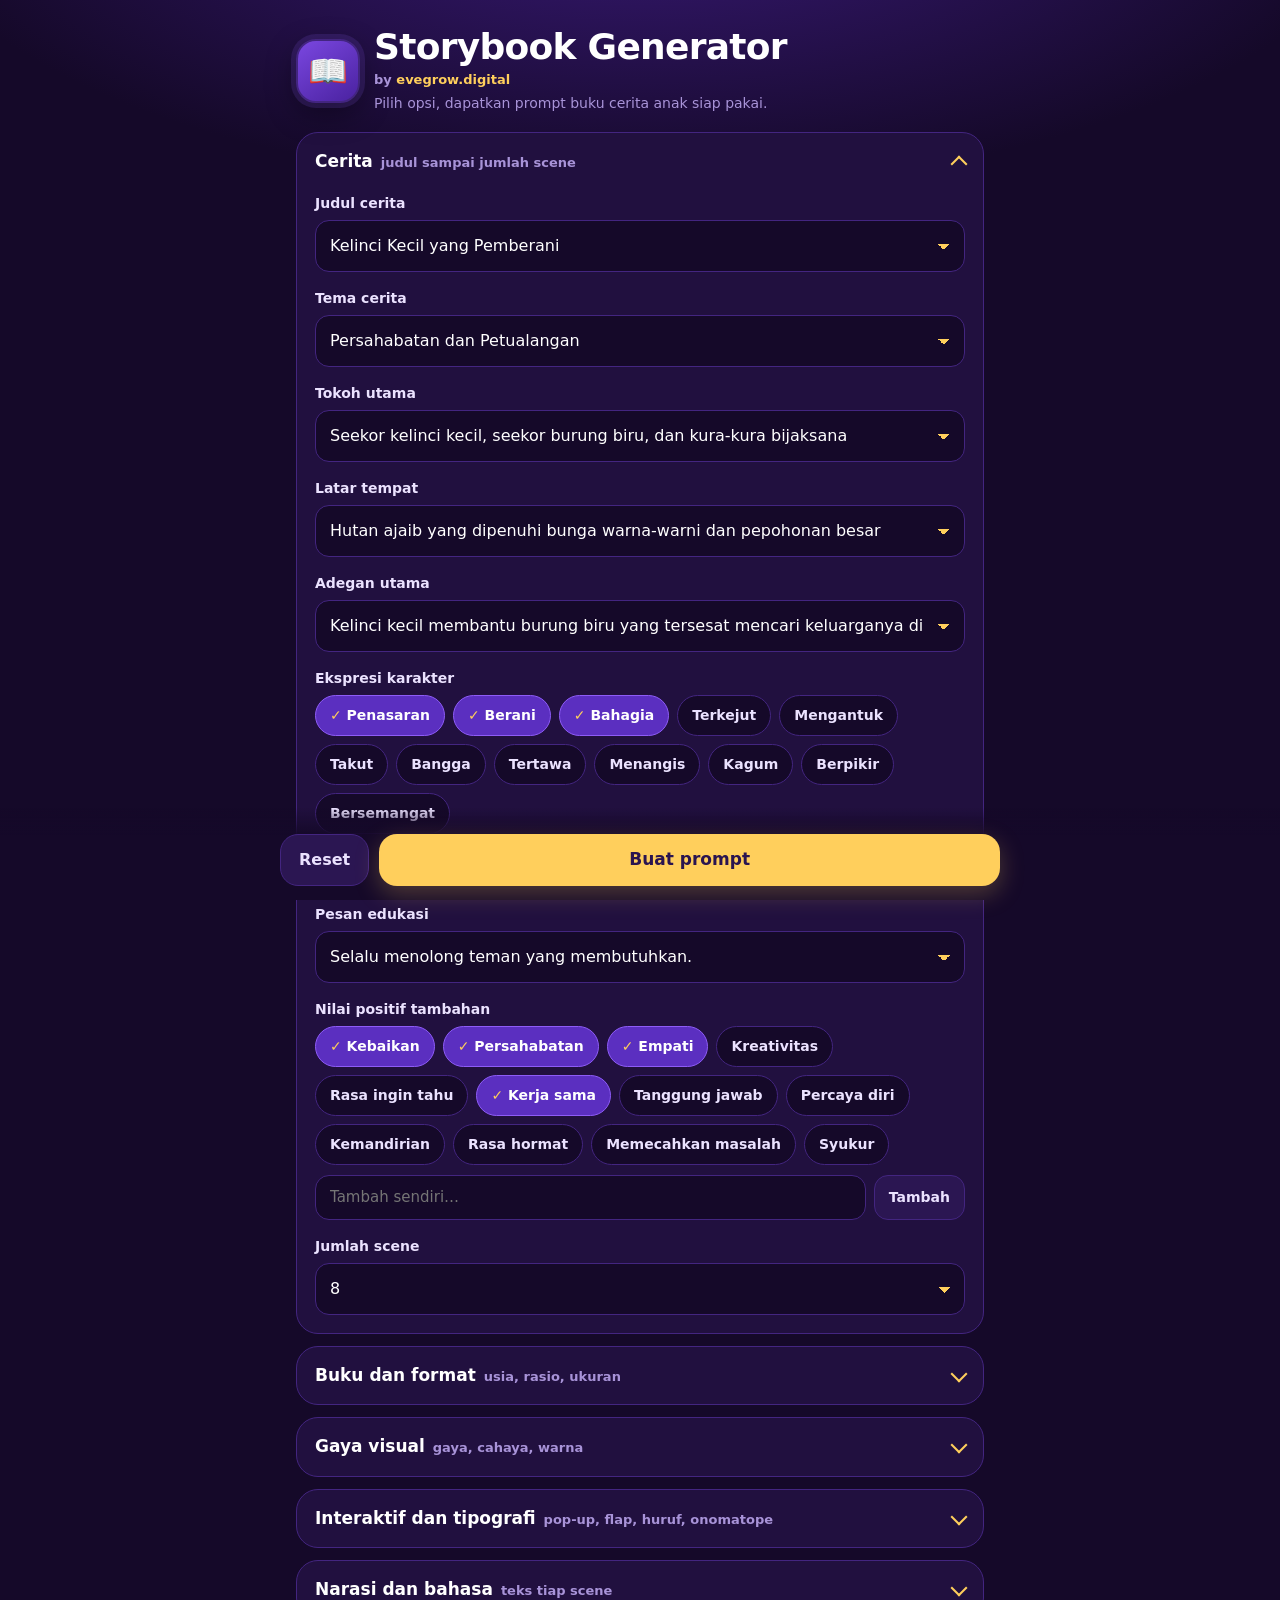
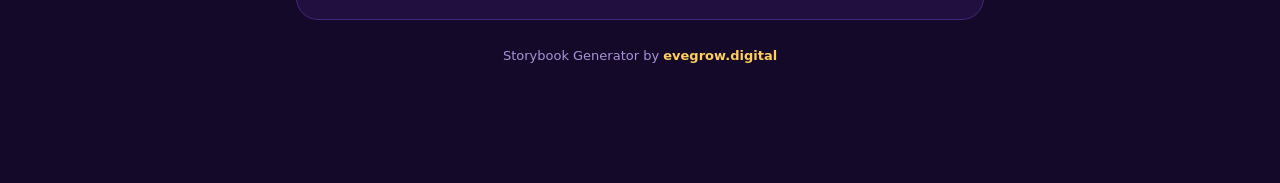
<file: index.html>
<!DOCTYPE html>
<html lang="id">
<head>
<meta charset="UTF-8">
<meta name="viewport" content="width=device-width, initial-scale=1">
<title>Storybook Generator</title>
<link rel="stylesheet" href="style.css?v=6">
</head>
<body>
<div class="bar"><div class="in">
  <button class="btn ghost" id="resetBtn" type="button">Reset</button>
  <button class="btn gold" id="buildBtn" type="button">Buat prompt</button>
</div></div>
<div class="toast" id="toast">Tersalin</div>
<div class="wrap">
  <header>
    <div class="logo" role="img" aria-label="Storybook Generator">📖</div>
    <div>
      <h1>Storybook Generator</h1>
      <p class="by">by <strong>evegrow.digital</strong></p>
      <p class="tag">Pilih opsi, dapatkan prompt buku cerita anak siap pakai.</p>
    </div>
  </header>

  <form id="form" onsubmit="return false"></form>

  <section id="out" class="hidden" aria-live="polite">
    <div class="card">
      <h2>Prompt master</h2>
      <p class="status">ChatGPT terbuka otomatis dengan prompt terisi. Tinggal tekan kirim. Jika tab tidak terbuka, pakai tombol Buka ChatGPT.</p>
      <div class="row">
        <a class="btn gold sm" id="openGpt" href="https://chatgpt.com/" target="_blank" rel="noopener" style="text-decoration:none;display:inline-flex;align-items:center">Buka ChatGPT</a>
        <button class="btn ghost sm" id="copyMaster">Salin prompt</button>
        <button class="btn ghost sm" id="dlMaster">Unduh .txt</button>
      </div>
      <pre class="prompt" id="masterText"></pre>
    </div>

    <div class="card">
      <h2>Prompt per scene</h2>
      <p class="status">Claude menulis prompt cover (tanpa narasi) dan prompt + narasi untuk tiap scene.</p>
      <div class="row">
        <button class="btn gold sm" id="genScenes">Buat prompt semua scene</button>
        <button class="btn ghost sm hidden" id="copyAll">Salin semua</button>
      </div>
      <div class="progress hidden" id="prog"><i></i></div>
      <div class="status" id="genStatus"></div>
    </div>
    <div id="scenes"></div>
  </section>

  <p class="foot">Storybook Generator by <strong>evegrow.digital</strong></p>
</div>
<script src="data.js?v=6"></script>
<script src="builder.js?v=6"></script>
<script src="app.js?v=6"></script>
</body>
                                           </html>
</file>
<file: style.css>
:root{
  --bg:#150929; --panel:#21103f; --panel2:#2b1652; --line:#432580;
  --violet:#8e5cf7; --violet-d:#5b2fc0; --lav:#ebe2ff; --mute:#a893d8; --gold:#ffcf5c; --gold-d:#e8aa1f;
  --ok:#7ee0a8; --err:#ff8d9b;
  color-scheme: dark;
}
*{box-sizing:border-box;margin:0;padding:0}
html{-webkit-text-size-adjust:100%}
body{
  background:radial-gradient(1200px 500px at 50% -120px,#3a1a7a 0%,var(--bg) 62%) no-repeat,var(--bg);
  color:var(--lav);
  font-family:"Nunito","Quicksand",ui-rounded,"SF Pro Rounded",system-ui,-apple-system,"Segoe UI",sans-serif;
  line-height:1.5;padding-bottom:110px;
}
.wrap{max-width:720px;margin:0 auto;padding:0 16px}
header{padding:28px 0 18px;display:flex;align-items:center;gap:14px}
.logo{width:64px;height:64px;border-radius:20px;background:linear-gradient(145deg,#7a47e0,#4a22a0);border:2px solid var(--line);box-shadow:0 0 0 5px rgba(142,92,247,.15),0 10px 30px rgba(0,0,0,.4);display:flex;align-items:center;justify-content:center;font-size:32px;flex:none}
h1{font-size:clamp(26px,7vw,36px);line-height:1.05;font-weight:900;letter-spacing:-.02em;color:#fff}
.tag{color:var(--mute);font-size:14px;margin-top:4px}
.by{font-size:13px;font-weight:600;color:var(--mute);margin-top:4px}
.by strong{color:var(--gold);font-weight:800}
.foot{text-align:center;font-size:13px;color:var(--mute);margin:26px 0 8px}
.foot strong{color:var(--gold);font-weight:800}

details{background:var(--panel);border:1.5px solid var(--line);border-radius:22px;margin-bottom:12px;overflow:hidden}
summary{list-style:none;cursor:pointer;padding:16px 18px;display:flex;align-items:center;justify-content:space-between;font-weight:800;font-size:17px;color:#fff;min-height:56px}
summary::-webkit-details-marker{display:none}
summary .sub{font-weight:600;font-size:13px;color:var(--mute);margin-left:8px}
summary::after{content:"";width:10px;height:10px;border-right:2.5px solid var(--gold);border-bottom:2.5px solid var(--gold);transform:rotate(45deg);transition:transform .2s;margin-left:12px;flex:none;margin-top:-4px}
details[open] summary::after{transform:rotate(225deg);margin-top:4px}
summary:focus-visible,button:focus-visible,select:focus-visible,input:focus-visible,textarea:focus-visible{outline:3px solid var(--gold);outline-offset:2px}
.body{padding:2px 18px 18px;display:grid;gap:16px}
.field label.l{display:block;font-weight:800;font-size:14px;margin-bottom:6px;color:var(--lav)}
select,input[type=text],textarea{
  width:100%;background:var(--bg);color:#fff;border:1.5px solid var(--line);border-radius:14px;
  padding:13px 14px;font:inherit;font-size:16px;appearance:none;-webkit-appearance:none}
select{background-image:linear-gradient(45deg,transparent 50%,var(--gold) 50%),linear-gradient(135deg,var(--gold) 50%,transparent 50%);
  background-position:calc(100% - 20px) 52%,calc(100% - 14px) 52%;background-size:6px 6px,6px 6px;background-repeat:no-repeat;padding-right:38px}
select:focus,input:focus,textarea:focus{border-color:var(--violet)}
.custom{margin-top:8px}
.custom input{border-color:var(--violet);background:#1d0e3a}
.hidden{display:none!important}
.chips{display:flex;flex-wrap:wrap;gap:8px}
.chip{border:1.5px solid var(--line);background:var(--bg);color:var(--lav);border-radius:999px;padding:9px 14px;font:inherit;font-size:14px;font-weight:700;cursor:pointer;min-height:40px}
.chip[aria-pressed=true]{background:var(--violet-d);border-color:var(--violet);color:#fff}
.chip[aria-pressed=true]::before{content:"✓ ";color:var(--gold)}
.addrow{display:flex;gap:8px;margin-top:10px}
.addrow input{flex:1;padding:10px 14px;font-size:15px}
.btn{border:0;border-radius:14px;font:inherit;font-weight:800;cursor:pointer;padding:12px 18px;min-height:44px}
.btn.ghost{background:var(--panel2);color:var(--lav);border:1.5px solid var(--line)}
.btn.gold{background:var(--gold);color:#2a1450}
.btn.gold:active{background:var(--gold-d)}
.btn.sm{padding:8px 14px;min-height:38px;font-size:14px}
.btn:disabled{opacity:.55;cursor:wait}

.bar{position:fixed;left:0;right:0;bottom:0;background:linear-gradient(0deg,var(--bg) 70%,rgba(21,9,41,0));padding:26px 16px calc(14px + env(safe-area-inset-bottom));z-index:10}
.bar .in{max-width:720px;margin:0 auto;display:flex;gap:10px}
.bar .btn.gold{flex:1;font-size:17px;min-height:52px;border-radius:18px;box-shadow:0 8px 24px rgba(255,207,92,.25)}
.bar .btn.ghost{min-height:52px;border-radius:18px}

#out{margin-top:22px;scroll-margin-top:12px}
.card{background:var(--panel);border:1.5px solid var(--line);border-radius:22px;padding:16px 18px;margin-bottom:12px}
.card h2{font-size:18px;color:#fff;font-weight:900}
.row{display:flex;gap:8px;flex-wrap:wrap;align-items:center;margin:10px 0}
pre.prompt{white-space:pre-wrap;word-wrap:break-word;font:inherit;font-size:14px;line-height:1.6;background:var(--bg);border:1.5px solid var(--line);border-radius:14px;padding:14px;max-height:360px;overflow:auto;color:#e6dcff}
.scene h3{font-size:16px;color:var(--gold);font-weight:900;margin-bottom:8px}
.lbl{font-size:12px;font-weight:800;color:var(--mute);margin:10px 0 4px;text-transform:none}
.scene p{font-size:14.5px;white-space:pre-wrap}
.narasi{background:#2f1a5c;border-left:4px solid var(--gold);border-radius:10px;padding:10px 12px}
.status{font-size:14px;color:var(--mute);margin:8px 0}
.status.err{color:var(--err)}
.progress{height:8px;background:var(--bg);border-radius:99px;overflow:hidden;margin:10px 0}
.progress i{display:block;height:100%;width:0;background:linear-gradient(90deg,var(--violet),var(--gold));transition:width .3s}
.toast{position:fixed;left:50%;bottom:96px;transform:translateX(-50%);background:var(--gold);color:#2a1450;font-weight:800;padding:10px 18px;border-radius:99px;z-index:20;opacity:0;pointer-events:none;transition:opacity .2s}
.toast.show{opacity:1}
@media (prefers-reduced-motion:reduce){*{transition:none!important}}
</file>
